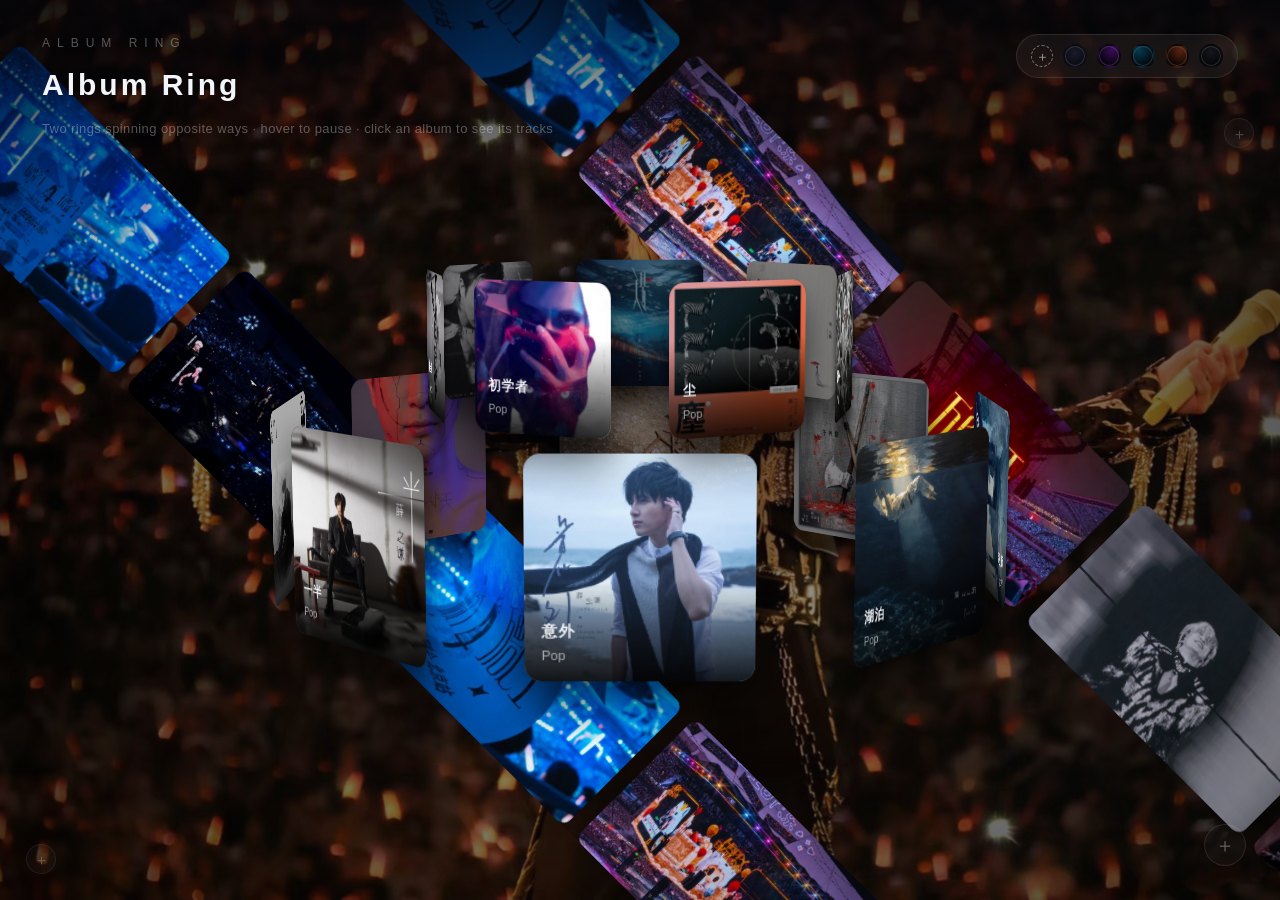
<file: index.html>
﻿<!DOCTYPE html>
<html lang="en">
<head>
  <meta charset="UTF-8">
  <meta name="viewport" content="width=device-width, initial-scale=1.0">
  <title>Album Ring · A Dual-Orbit 3D Record Wall</title>
  <meta name="description" content="A dependency-free 3D album wall: two counter-rotating record rings, diagonal image marquees, click-to-play tracks, and your own songs, covers and background — all in plain HTML, CSS and JavaScript.">
  <link rel="icon" href="images/icon.svg" type="image/svg+xml">
  <link rel="icon" href="images/favicon-32.png" sizes="32x32" type="image/png">
  <link rel="apple-touch-icon" href="images/apple-touch-icon.png">
  <link rel="manifest" href="manifest.webmanifest">
  <meta name="theme-color" content="#05060a">
  <link rel="stylesheet" href="css/album.css?v=202611111109">
</head>
<body>
  <!-- 背景双图层，切换时交叉淡入 -->
  <div class="bg-layer" id="bgA"></div>
  <div class="bg-layer is-on" id="bgB"></div>

  <header class="hud">
    <div class="brand">
      <p class="kicker">ALBUM RING</p>
      <h1>Album Ring</h1>
      <p class="hint">Two rings spinning opposite ways · hover to pause · click an album to see its tracks</p>
    </div>

    <div class="bg-switch" id="bgSwitch" role="group" aria-label="Change background">
      <label class="bg-upload" title="Upload your own background">
        <input type="file" id="bgFile" accept="image/*" hidden>
        <span aria-hidden="true">＋</span>
        <span class="sr-only">Upload a background image</span>
      </label>
    </div>
  </header>

  <!-- 斜向图片轮播：左下一列向上滚，右上一列向下滚，压在专辑环下面 -->
  <section class="marquees" aria-hidden="true">
    <div class="marquee marquee--top">
      <div class="marquee-track" id="marqueeTop"></div>
    </div>
    <div class="marquee marquee--bottom">
      <div class="marquee-track" id="marqueeBottom"></div>
    </div>
  </section>

  <button class="marquee-add marquee-add--left" type="button" aria-label="Add a banner" title="Add a banner">＋</button>
  <button class="marquee-add marquee-add--right" type="button" aria-label="Add a banner" title="Add a banner">＋</button>
  <input type="file" id="bannerFile" accept="image/*" hidden>

  <main class="stage">
    <div class="ring ring--outer" id="ringOuter" aria-label="Outer ring albums"></div>
    <div class="ring ring--inner" id="ringInner" aria-label="Inner ring albums"></div>
  </main>

  <!-- 专辑详情：正方形，背景是专辑封面本身，专辑名在左上角 -->
  <section class="album-view" id="albumView" hidden aria-hidden="true">
    <div class="view-backdrop" data-close></div>
    <div class="view-panel" role="dialog" aria-modal="true" aria-labelledby="viewTitle" tabindex="-1">
      <div class="view-bg" id="viewBg" aria-hidden="true"></div>
      <button class="view-close" id="viewClose" type="button" data-close aria-label="Close">✕</button>

      <div class="view-content">
        <h2 class="view-title" id="viewTitle"></h2>
        <p class="view-sub" id="viewSub"></p>
        <div class="view-actions">
          <button class="play-album" id="playAlbum" type="button">▶ Play album</button>
        </div>
        <ul class="track-list" id="trackList"></ul>
      </div>
    </div>
  </section>

  <!-- 底部播放器 -->
  <footer class="player" id="player" hidden>
    <img class="player-cover" id="playerCover" alt="">
    <div class="player-text">
      <p class="player-title" id="playerTitle">—</p>
      <p class="player-sub"><span id="playerSub"></span> <span class="player-tag" id="playerTag">Demo audio</span></p>
    </div>
    <div class="player-controls">
      <button class="ctrl" id="prevBtn" type="button" aria-label="Previous track">⏮</button>
      <button class="ctrl is-main" id="playBtn" type="button" aria-label="Play">▶</button>
      <button class="ctrl" id="nextBtn" type="button" aria-label="Next track">⏭</button>
    </div>
    <div class="player-progress">
      <div class="progress" id="progress" role="slider" aria-label="Playback progress" aria-valuemin="0" aria-valuemax="100" aria-valuenow="0" tabindex="0">
        <span id="progressFill"></span>
      </div>
      <div class="progress-time"><span id="curTime">0:00</span><span>/</span><span id="totalTime">0:00</span></div>
    </div>
  </footer>

  <!-- 新增专辑：平时是一颗小圆点，悬停展开成方形，内圈在上、外圈在下 -->
  <div class="fab" id="fab">
    <span class="fab-plus" aria-hidden="true">＋</span>
    <div class="fab-actions">
      <button class="fab-btn" type="button" data-ring="inner" title="New album in the inner ring">Inner</button>
      <button class="fab-btn" type="button" data-ring="outer" title="New album in the outer ring">Outer</button>
    </div>
  </div>

  <script src="js/albums.js?v=202611111109"></script>
  <script src="js/album.js?v=202611111109"></script>
</body>
</html>
</file>
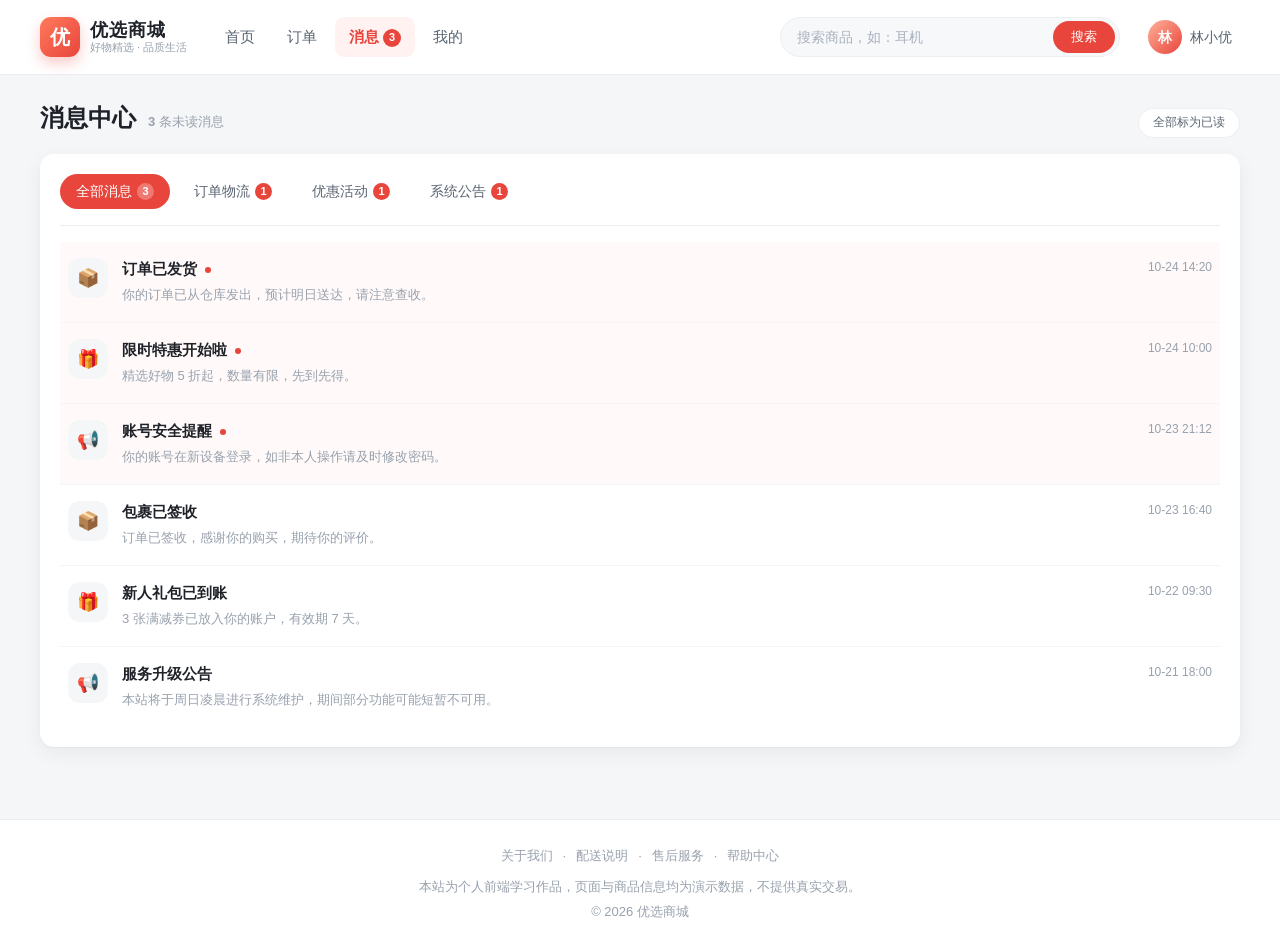
<file: messages.html>
<!DOCTYPE html>
<html lang="zh-CN">
<head>
  <meta charset="UTF-8">
  <meta name="viewport" content="width=device-width, initial-scale=1.0">
  <title>消息中心 - 优选商城</title>
  <link rel="icon" href="images/favicon.svg" type="image/svg+xml">
  <link rel="stylesheet" href="css/base.css">
  <link rel="stylesheet" href="css/pages.css">
</head>
<body>
  <header id="app-header"></header>

  <main class="container page">
    <div class="page-head">
      <h1>消息中心</h1>
      <p><b data-unread-count>0</b> 条未读消息</p>
      <button class="btn btn-ghost btn-sm" id="readAll" type="button">全部标为已读</button>
    </div>

    <section class="panel">
      <div class="tabs-bar" id="msgTabs"></div>
      <div class="msg-list" id="msgList"></div>
    </section>
  </main>

  <footer id="app-footer"></footer>

  <script src="js/data.js"></script>
  <script src="js/common.js"></script>
  <script src="js/messages.js"></script>
</body>
</html>
</file>
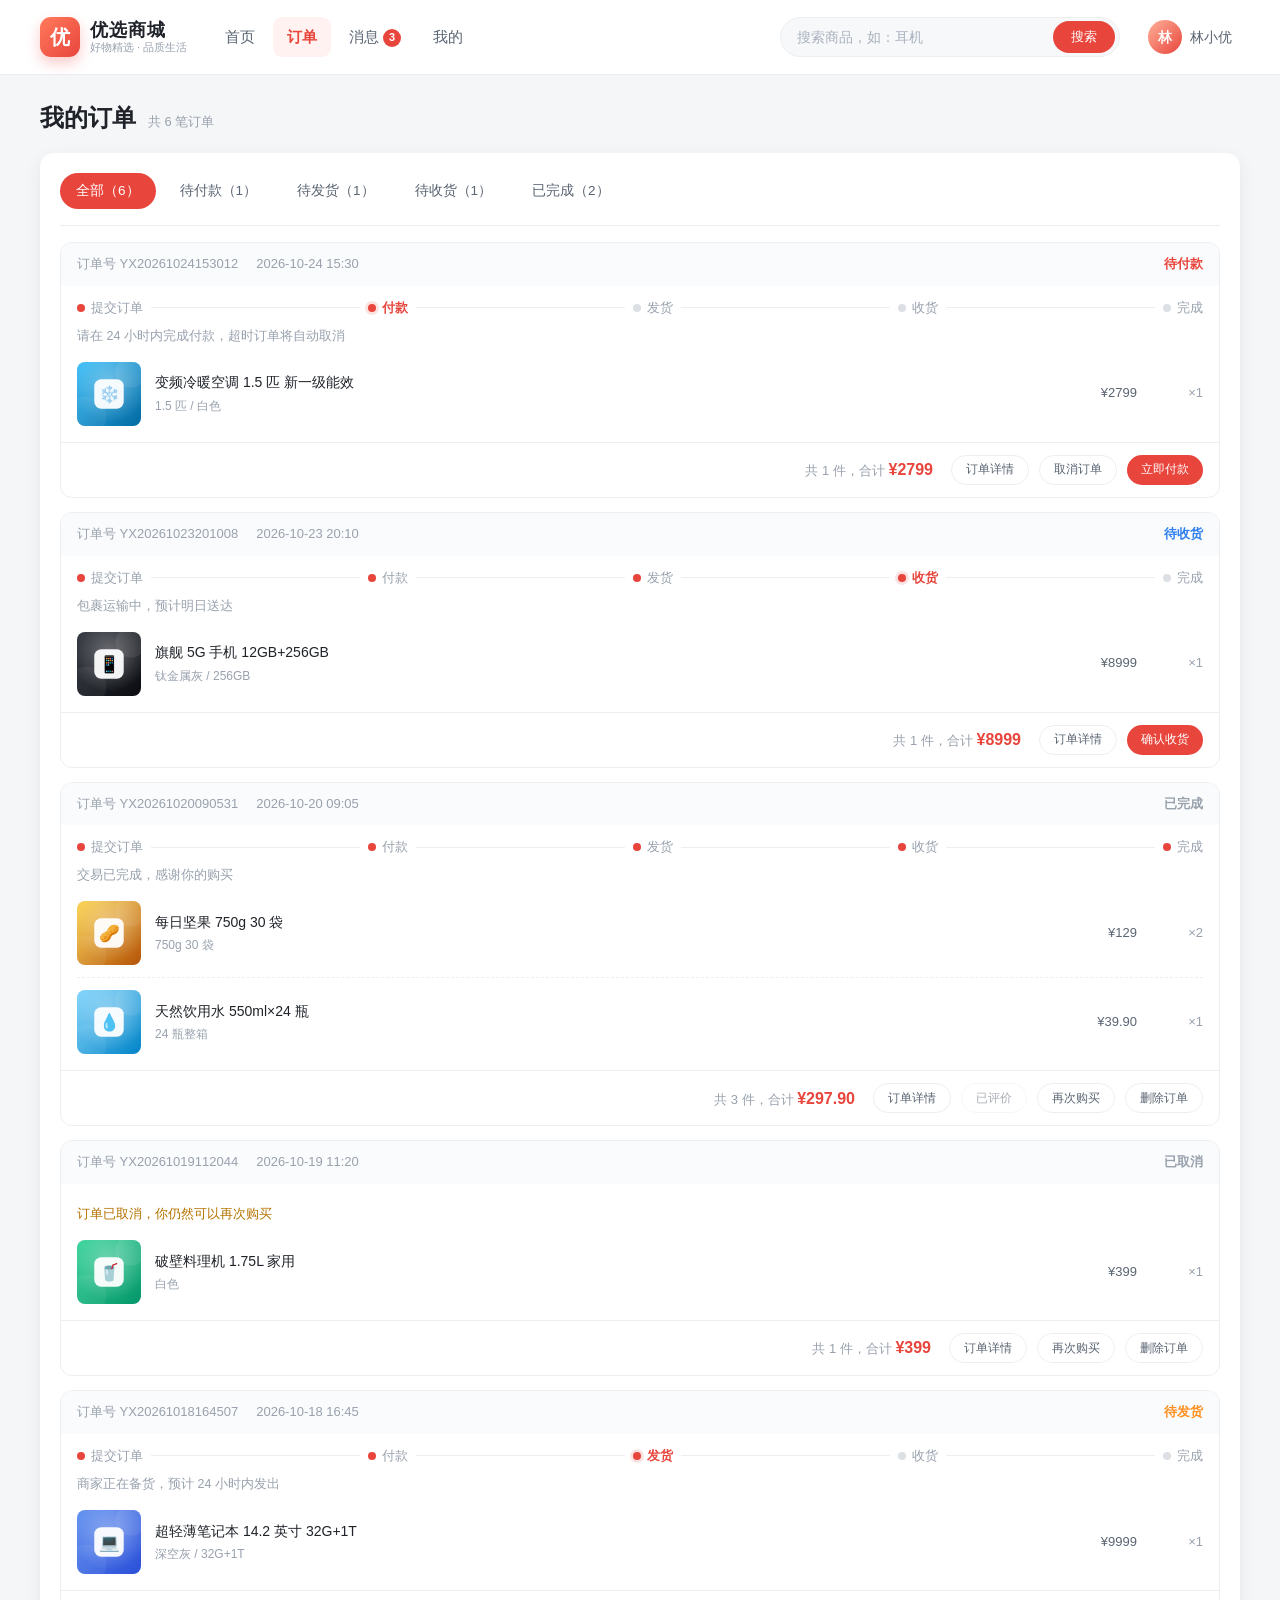
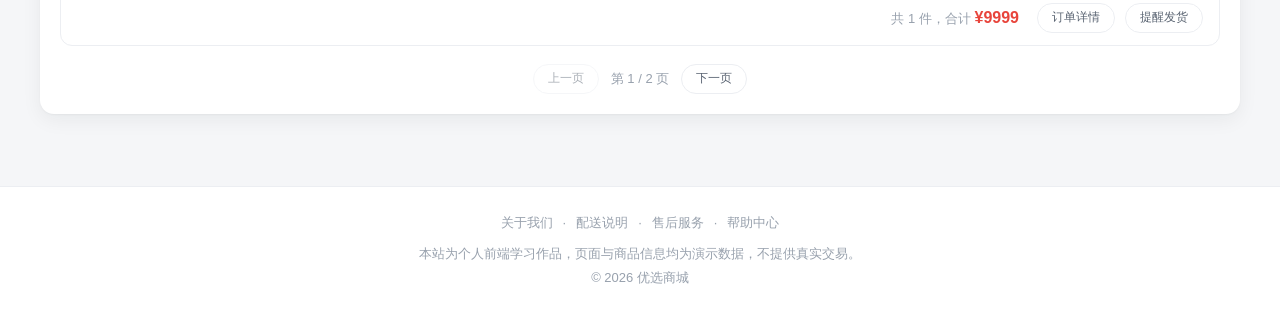
<file: orders.html>
<!DOCTYPE html>
<html lang="zh-CN">
<head>
  <meta charset="UTF-8">
  <meta name="viewport" content="width=device-width, initial-scale=1.0">
  <title>我的订单 - 优选商城</title>
  <link rel="icon" href="images/favicon.svg" type="image/svg+xml">
  <link rel="stylesheet" href="css/base.css">
  <link rel="stylesheet" href="css/pages.css">
</head>
<body>
  <header id="app-header"></header>

  <main class="container page">
    <div class="page-head">
      <h1>我的订单</h1>
      <p id="orderSummary">共 0 笔订单</p>
    </div>

    <section class="panel">
      <div class="tabs-bar" id="orderTabs"></div>
      <div class="order-list" id="orderList"></div>
      <div class="empty" id="orderEmpty" hidden></div>
      <div class="pager" id="pager" hidden></div>
    </section>
  </main>

  <footer id="app-footer"></footer>

  <script src="js/data.js"></script>
  <script src="js/common.js"></script>
  <script src="js/orders.js"></script>
</body>
</html>
</file>
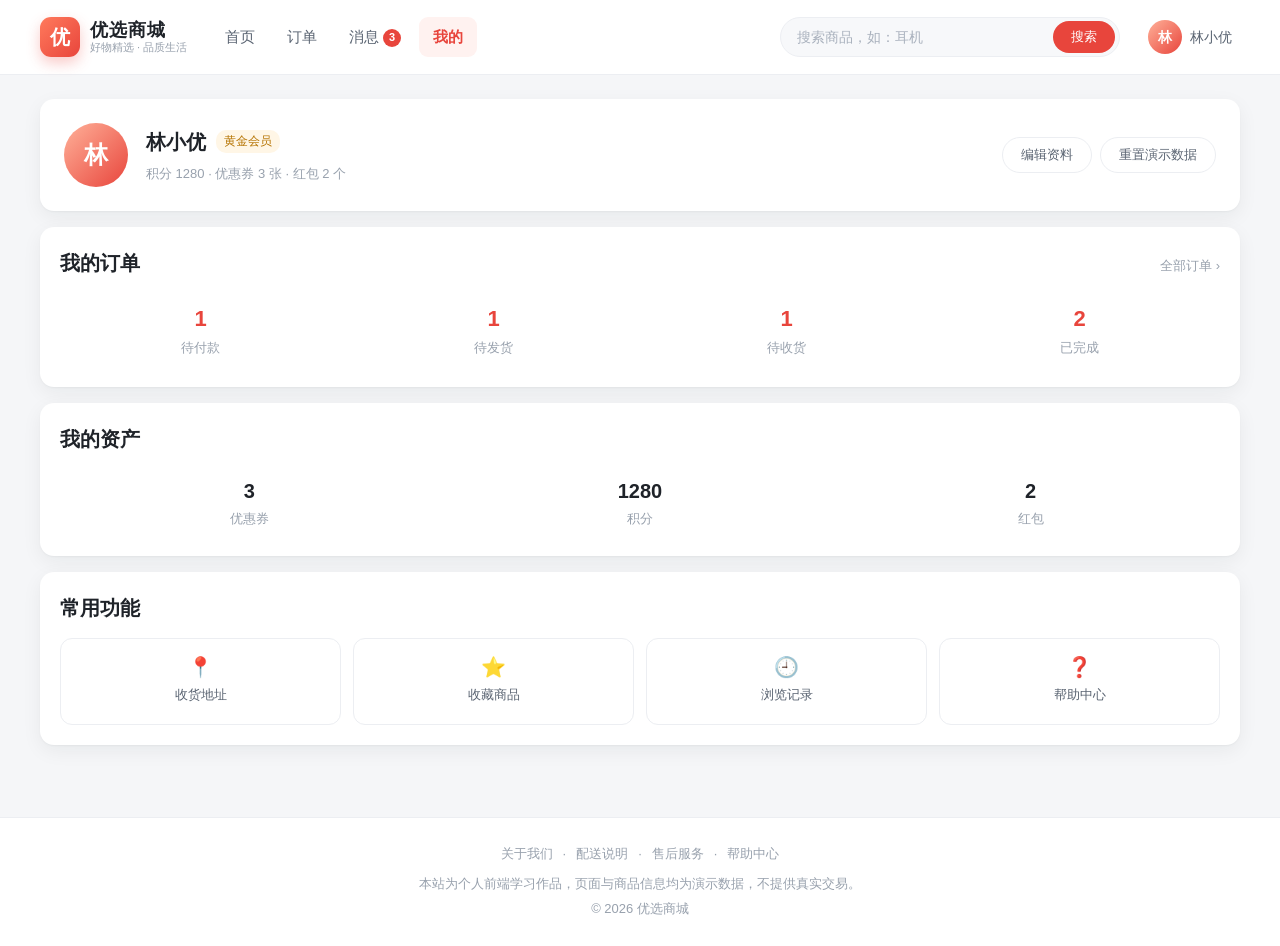
<file: profile.html>
<!DOCTYPE html>
<html lang="zh-CN">
<head>
  <meta charset="UTF-8">
  <meta name="viewport" content="width=device-width, initial-scale=1.0">
  <title>我的 - 优选商城</title>
  <link rel="icon" href="images/favicon.svg" type="image/svg+xml">
  <link rel="stylesheet" href="css/base.css">
  <link rel="stylesheet" href="css/pages.css">
</head>
<body>
  <header id="app-header"></header>

  <main class="container page">
    <section class="panel profile-hero" id="profileHero"></section>

    <section class="panel">
      <div class="section-head">
        <h2 class="section-title">我的订单</h2>
        <a class="section-more" href="orders.html">全部订单 ›</a>
      </div>
      <div class="stat-grid" id="statGrid"></div>
    </section>

    <section class="panel">
      <div class="section-head">
        <h2 class="section-title">我的资产</h2>
      </div>
      <div class="asset-grid" id="assetGrid"></div>
    </section>

    <section class="panel">
      <div class="section-head">
        <h2 class="section-title">常用功能</h2>
      </div>
      <div class="menu-grid" id="menuGrid"></div>
    </section>
  </main>

  <footer id="app-footer"></footer>

  <script src="js/data.js"></script>
  <script src="js/common.js"></script>
  <script src="js/profile.js"></script>
</body>
</html>
</file>
<file: css/album.css>
/* =========================================================
   album.css — 环绕专辑页
   背景层 / HUD / 书页式专辑堆 / 专辑详情 / 曲目 / 播放器
   ========================================================= */

:root {
  --accent: #ff4fa3;
  --ink: #f4f5f8;
  --muted: rgba(255, 255, 255, 0.55);
  --faint: rgba(255, 255, 255, 0.32);
  --line: rgba(255, 255, 255, 0.1);
  --panel: rgba(16, 18, 24, 0.86);
}

* { margin: 0; padding: 0; box-sizing: border-box; }

html, body { height: 100%; }

body {
  min-width: 960px;
  background: #05060a;
  color: var(--ink);
  font: 14px/1.6 "PingFang SC", "Microsoft YaHei", "Segoe UI", Arial, sans-serif;
  overflow: hidden;
  -webkit-font-smoothing: antialiased;
}

button { font: inherit; color: inherit; border: 0; background: none; cursor: pointer; }
img { display: block; max-width: 100%; }
[hidden] { display: none !important; }

:focus-visible { outline: 2px solid var(--accent); outline-offset: 3px; }

.sr-only {
  position: absolute;
  width: 1px;
  height: 1px;
  overflow: hidden;
  clip: rect(0 0 0 0);
  white-space: nowrap;
}

/* ---------------- 背景层（双图层交叉淡入） ---------------- */
.bg-layer {
  position: fixed;
  inset: 0;
  z-index: 0;
  background: radial-gradient(circle at 50% 35%, #1a1a2e 0%, #0b0b12 70%);
  opacity: 0;
  transition: opacity 0.6s ease;
  will-change: opacity;
}
.bg-layer.is-on { opacity: 1; }

/* 自定义照片背景压一层暗色，保证文字和封面看得清 */
.bg-layer::after {
  content: "";
  position: absolute;
  inset: 0;
  background: rgba(5, 6, 10, 0);
  transition: background-color 0.4s ease;
  pointer-events: none;
}
.bg-layer.is-photo::after { background: rgba(5, 6, 10, 0.45); }

/* 四周暗角，视线集中在专辑上 */
body::after {
  content: "";
  position: fixed;
  inset: 0;
  z-index: 5;
  pointer-events: none;
  background: radial-gradient(circle at 50% 45%, transparent 42%, rgba(0, 0, 0, 0.55) 100%);
}

/* ---------------- 顶部 HUD ---------------- */
.hud {
  position: fixed;
  top: 0;
  left: 0;
  right: 0;
  z-index: 20;
  display: flex;
  align-items: flex-start;
  justify-content: space-between;
  padding: 34px 42px;
  pointer-events: none;
}

/* 轮播变亮以后，顶部压一层很淡的渐变保证标题可读 */
.hud::before {
  content: "";
  position: absolute;
  inset: 0 0 -40px;
  z-index: -1;
  background: linear-gradient(180deg, rgba(4, 5, 9, 0.72) 0%, rgba(4, 5, 9, 0) 100%);
  pointer-events: none;
}
.hud > * { pointer-events: auto; }

.kicker {
  color: var(--faint);
  font-size: 12px;
  letter-spacing: 7px;
}
.brand h1 {
  margin-top: 8px;
  font-size: 30px;
  font-weight: 700;
  letter-spacing: 3px;
}
.brand .hint {
  margin-top: 10px;
  color: var(--faint);
  font-size: 13px;
  letter-spacing: 0.4px;
}

.bg-switch {
  display: flex;
  align-items: center;
  gap: 10px;
  padding: 9px 14px;
  border: 1px solid var(--line);
  border-radius: 999px;
  background: rgba(255, 255, 255, 0.05);
  backdrop-filter: blur(12px);
}
.bg-dot {
  width: 24px;
  height: 24px;
  border: 2px solid transparent;
  border-radius: 50%;
  box-shadow: inset 0 0 0 1px rgba(255, 255, 255, 0.14);
  transition: transform 0.2s, border-color 0.2s;
}
.bg-dot:hover { transform: scale(1.15); }
.bg-dot.is-active { border-color: #fff; }
.bg-upload {
  display: inline-flex;
  align-items: center;
  justify-content: center;
  width: 22px;
  height: 22px;
  border: 1px dashed rgba(255, 255, 255, 0.4);
  border-radius: 50%;
  color: rgba(255, 255, 255, 0.6);
  font-size: 13px;
  line-height: 1;
  cursor: pointer;
  transition: border-color 0.2s, color 0.2s;
}
.bg-upload:hover { border-color: #fff; color: #fff; }

/* ---------------- 斜向图片轮播（在专辑环下面、背景上面） ---------------- */
.marquees {
  position: fixed;
  inset: 0;
  z-index: 4;
  overflow: hidden;
  pointer-events: none;
}

/* 两条平行斜带：绕 45° 后横贯屏幕，一条在上半、一条在下半，中间留空隙 */
.marquee {
  position: absolute;
  left: 50%;
  width: 200vmax;
  height: 170px;
  margin-left: -100vmax;
  overflow: hidden;
  pointer-events: none;
  transform: rotate(45deg);
  -webkit-mask-image: linear-gradient(90deg, transparent 0%, #000 7%, #000 93%, transparent 100%);
  mask-image: linear-gradient(90deg, transparent 0%, #000 7%, #000 93%, transparent 100%);
}

.marquee--top { top: calc(13% - 85px); }
.marquee--bottom { top: calc(87% - 85px); }

/* 上面的带：内容往东南（右下）走；下面的带：内容往西北（左上）走 */
.marquee--top .marquee-track { animation: marquee-se 64s linear infinite; }
.marquee--bottom .marquee-track { animation: marquee-nw 52s linear infinite; }

.marquee-track {
  display: flex;
  align-items: center;
  gap: 0;
  height: 100%;
  will-change: transform;
}
.marquee:hover .marquee-track { animation-play-state: paused; }

/* --loop 由脚本按重复份数写入，保证无缝衔接 */
@keyframes marquee-se {
  from { transform: translateX(calc(-1 * var(--loop, 0px))); }
  to { transform: translateX(0); }
}
@keyframes marquee-nw {
  from { transform: translateX(0); }
  to { transform: translateX(calc(-1 * var(--loop, 0px))); }
}

/* 16:9 的图片条；间距用 margin 而不是 flex gap，
   这样每张的占位宽度固定，整条宽度正好是「一份内容」的整数倍，循环才不会跳 */
.marquee-item {
  position: relative;
  pointer-events: auto;
  height: 100%;
  aspect-ratio: 16 / 9;
  flex: 0 0 auto;
  margin-right: 16px;
  overflow: hidden;
  border-radius: 10px;
  background: rgba(10, 12, 18, 0.6);
  box-shadow: 0 14px 30px rgba(0, 0, 0, 0.45);
  opacity: 1;
  transition: opacity 0.3s;
}
.marquee-item img {
  width: 100%;
  height: 100%;
  object-fit: cover;
  user-select: none;
  -webkit-user-drag: none;
}

/* 单张的删除：悬停才出现 */
.marquee-remove {
  position: absolute;
  top: 4px;
  right: 4px;
  display: grid;
  place-items: center;
  width: 18px;
  height: 18px;
  border-radius: 50%;
  background: rgba(8, 9, 13, 0.7);
  color: rgba(255, 255, 255, 0.75);
  font-size: 10px;
  line-height: 1;
  opacity: 0;
  pointer-events: none;
  transition: opacity 0.2s, background-color 0.2s;
}
.marquee-item:hover .marquee-remove { opacity: 1; pointer-events: auto; }
.marquee-remove:hover { background: rgba(232, 69, 60, 0.9); color: #fff; }

/* 每列一个低调的“＋”，点它从电脑里加图 */
.marquee-add {
  position: fixed;
  z-index: 50;
  display: grid;
  place-items: center;
  width: 30px;
  height: 30px;
  border: 1px solid rgba(255, 255, 255, 0.14);
  border-radius: 50%;
  background: rgba(255, 255, 255, 0.05);
  color: rgba(255, 255, 255, 0.5);
  font-size: 15px;
  line-height: 1;
  opacity: 0.5;
  pointer-events: auto;
  transition: opacity 0.2s, background-color 0.2s, color 0.2s;
}
.marquee-add:hover { opacity: 1; background: rgba(255, 255, 255, 0.1); color: #fff; }
.marquee-add--left { left: 26px; bottom: 26px; }
.marquee-add--right { right: 26px; top: 118px; }

/* ---------------- 舞台 ---------------- */
.stage {
  position: relative;
  z-index: 10;
  pointer-events: none; /* 让点击穿透到下方轮播层，只有封面响应 */
  display: grid;
  place-items: center;
  height: 100vh;
  perspective: 1900px;
  perspective-origin: 50% 48%;
}

/* 双层专辑环：外圈正向、内圈反向，各自独立旋转；小圈在上、大圈在下，约五分之一重叠 */
.ring {
  --radius: 430px;
  --card: 200px;
  --shift: 0px;
  grid-area: 1 / 1;
  position: relative;
  width: 0;
  height: 0;
  transform-style: preserve-3d;
  transform: translateY(var(--shift, 0px)) rotateX(-8deg);
  will-change: transform;
}

.ring--outer {
  --shift: 45px;
  animation: ring-spin 62s linear infinite;
}

.ring--inner {
  --shift: -110px;
  animation: ring-spin 46s linear infinite reverse;
}

@keyframes ring-spin {
  from { transform: translateY(var(--shift, 0px)) rotateX(-8deg) rotateY(0deg); }
  to { transform: translateY(var(--shift, 0px)) rotateX(-8deg) rotateY(360deg); }
}

/* 悬停某张专辑时只暂停它所在的那一圈；打开详情时两圈都停 */
.ring.is-paused { animation-play-state: paused; }

.album {
  pointer-events: auto;
  position: absolute;
  top: 0;
  left: 0;
  width: var(--card);
  height: var(--card);
  margin: calc(var(--card) / -2) 0 0 calc(var(--card) / -2);
  padding: 0;
  border-radius: 14px;
  background: #0b0d14;
  box-shadow: 0 18px 40px rgba(0, 0, 0, 0.65);
  transform:
    rotateY(var(--angle)) translateZ(var(--radius)) scale(var(--scale, 1));
  transition: transform 0.35s cubic-bezier(0.22, 0.61, 0.36, 1), box-shadow 0.35s, opacity 0.4s ease;
  backface-visibility: visible;
  will-change: transform;
}

/* 以左侧边为轴的一层：悬停时像掀开一页，绕内侧边翻开 */
.album-inner {
  position: absolute;
  inset: 0;
  display: block;
  overflow: hidden;
  border-radius: inherit;
  transform-origin: left center;
  box-shadow: inset 0 0 0 1px rgba(255, 255, 255, 0.06);
  transition: transform 0.4s cubic-bezier(0.22, 0.61, 0.36, 1);
}
.album:hover .album-inner {
  transform: scale(1.1) rotateY(-12deg);
}

/* 转到背面的专辑：始终不透明，只盖一层暗色，不做半透明处理 */
.album.is-back .album-meta { opacity: 0; }
.album.is-back .album-inner { transform: none; }

.album-inner::after {
  content: "";
  position: absolute;
  inset: 0;
  z-index: 3;
  background: #05060a;
  opacity: 0;
  pointer-events: none;
  transition: opacity 0.3s ease;
}
.album.is-back .album-inner::after { opacity: 0.45; }

.album img {
  width: 100%;
  height: 100%;
  object-fit: cover;
  user-select: none;
  -webkit-user-drag: none;
}

.album-meta {
  position: absolute;
  right: 0;
  bottom: 0;
  left: 0;
  display: flex;
  flex-direction: column;
  gap: 2px;
  padding: 36px 14px 12px;
  background: linear-gradient(transparent, rgba(0, 0, 0, 0.85));
  text-align: left;
  transition: opacity 0.3s;
}
.album-meta strong { font-size: 13px; letter-spacing: 1px; }
.album-meta em { color: rgba(255, 255, 255, 0.62); font-size: 11px; font-style: normal; }

/* ---------------- 增删专辑 / 曲目的低调入口 ---------------- */
/* 新增专辑：平时是小圆点，悬停展开成圆角方形，里面是内外圈两个按钮 */
.fab {
  position: fixed;
  right: 34px;
  bottom: 34px;
  z-index: 45;
  display: grid;
  place-items: center;
  width: 42px;
  height: 42px;
  overflow: hidden;
  border: 1px solid rgba(255, 255, 255, 0.16);
  border-radius: 50%;
  background: rgba(255, 255, 255, 0.05);
  color: rgba(255, 255, 255, 0.55);
  opacity: 0.6;
  transition:
    width 0.28s cubic-bezier(0.22, 0.61, 0.36, 1),
    height 0.28s cubic-bezier(0.22, 0.61, 0.36, 1),
    border-radius 0.28s cubic-bezier(0.22, 0.61, 0.36, 1),
    opacity 0.2s,
    background-color 0.25s,
    border-color 0.25s;
}
.fab-plus {
  font-size: 20px;
  line-height: 1;
  transition: opacity 0.15s;
}
.fab-actions {
  position: absolute;
  inset: 0;
  display: flex;
  flex-direction: column;
  opacity: 0;
  pointer-events: none;
  transition: opacity 0.2s ease 0.04s;
}
/* 展开状态：桌面靠 hover，触屏靠 JS 切换 .is-open */
.fab.is-open {
  width: 132px;
  height: 132px;
  border-radius: 26px;
  opacity: 1;
  background: rgba(14, 16, 22, 0.92);
  border-color: rgba(255, 255, 255, 0.2);
  backdrop-filter: blur(14px);
}
.fab.is-open .fab-plus { opacity: 0; }
.fab.is-open .fab-actions {
  opacity: 1;
  pointer-events: auto;
}

@media (hover: hover) {
  .fab:hover,
  .fab:focus-within {
    width: 132px;
    height: 132px;
    border-radius: 26px;
    opacity: 1;
    background: rgba(14, 16, 22, 0.92);
    border-color: rgba(255, 255, 255, 0.2);
    backdrop-filter: blur(14px);
  }
  .fab:hover .fab-plus,
  .fab:focus-within .fab-plus { opacity: 0; }
  .fab:hover .fab-actions,
  .fab:focus-within .fab-actions {
    opacity: 1;
    pointer-events: auto;
  }
}

/* 两个长方形：内圈在上、外圈在下，各占一半，把方形填满 */
.fab-btn {
  flex: 1 1 50%;
  width: 100%;
  border-radius: 0;
  background: rgba(255, 255, 255, 0.06);
  color: rgba(255, 255, 255, 0.86);
  font-size: 13px;
  letter-spacing: 2px;
  transition: background-color 0.2s, color 0.2s;
}
.fab-btn + .fab-btn { border-top: 1px solid rgba(255, 255, 255, 0.12); }
.fab-btn:hover {
  background: var(--accent);
  color: #12040b;
}

/* 专辑右上角的删除：悬停才浮现 */
.album-remove {
  position: absolute;
  top: -4px;
  right: -4px;
  z-index: 3;
  display: grid;
  place-items: center;
  /* 跟着卡片缩放，并且贴在角上，避免小卡片时盖住封面中心（挡住点击） */
  width: clamp(15px, 30%, 22px);
  height: auto;
  aspect-ratio: 1;
  border-radius: 50%;
  background: rgba(10, 10, 14, 0.72);
  color: rgba(255, 255, 255, 0.72);
  font-size: 10px;
  line-height: 1;
  opacity: 0;
  transform: scale(0.9);
  transition: opacity 0.2s, transform 0.2s, background-color 0.2s;
}
.album:hover .album-remove { opacity: 0.85; transform: none; }
.album-remove:hover { background: rgba(232, 69, 60, 0.9); color: #fff; opacity: 1; }

/* 曲目行：悬停出现删除按钮 */
.track-item { position: relative; }
.track { padding-right: 34px; }
.track-remove {
  position: absolute;
  top: 50%;
  right: 6px;
  z-index: 2;
  display: grid;
  place-items: center;
  width: 22px;
  height: 22px;
  border-radius: 50%;
  color: rgba(255, 255, 255, 0.45);
  font-size: 11px;
  line-height: 1;
  opacity: 0;
  transform: translateY(-50%) scale(0.9);
  transition: opacity 0.2s, transform 0.2s, background-color 0.2s, color 0.2s;
}
.track-item:hover .track-remove { opacity: 0.75; transform: translateY(-50%); }
.track-remove:hover { background: rgba(232, 69, 60, 0.25); color: #fff; opacity: 1; }

/* 列表末尾的“添加歌曲” */
.track-add {
  width: 100%;
  margin-top: 4px;
  padding: 10px 12px;
  border-radius: 10px;
  color: rgba(255, 255, 255, 0.72);
  font-size: 13px;
  text-align: left;
  text-shadow: 0 1px 10px rgba(0, 0, 0, 0.85);
  transition: color 0.2s, background-color 0.2s;
}
.track-add:hover { color: #fff; background: rgba(8, 9, 13, 0.55); }
.track-empty {
  padding: 10px 12px;
  color: rgba(255, 255, 255, 0.7);
  font-size: 13px;
  text-shadow: 0 1px 10px rgba(0, 0, 0, 0.85);
}

/* 轻提示 */
.toast {
  position: fixed;
  left: 50%;
  bottom: 108px;
  z-index: 200;
  transform: translate(-50%, 10px);
  padding: 8px 16px;
  border: 1px solid var(--line);
  border-radius: 16px;
  background: rgba(20, 22, 28, 0.94);
  color: rgba(255, 255, 255, 0.86);
  font-size: 12.5px;
  opacity: 0;
  pointer-events: none;
  transition: opacity 0.25s, transform 0.25s;
}
.toast.is-on { opacity: 1; transform: translate(-50%, 0); }

/* 小弹窗（新增专辑 / 新增歌曲 / 删除确认） */
.mini-modal {
  position: fixed;
  inset: 0;
  z-index: 120;
  display: grid;
  place-items: center;
}
.mini-mask {
  position: absolute;
  inset: 0;
  background: rgba(4, 5, 9, 0.66);
  backdrop-filter: blur(8px);
}
.mini-panel {
  position: relative;
  z-index: 1;
  width: 420px;
  padding: 26px;
  border: 1px solid rgba(255, 255, 255, 0.08);
  border-radius: 18px;
  background: linear-gradient(160deg, rgba(30, 32, 42, 0.96), rgba(11, 12, 17, 0.98));
  box-shadow: 0 40px 90px rgba(0, 0, 0, 0.6);
}
.mini-panel h3 { font-size: 17px; font-weight: 700; }
.mini-text { margin-top: 8px; color: rgba(255, 255, 255, 0.55); font-size: 13px; line-height: 1.7; }
.mini-field { display: flex; flex-direction: column; gap: 6px; margin-top: 16px; }
.mini-field > span { color: rgba(255, 255, 255, 0.5); font-size: 12px; }
.mini-field input {
  height: 38px;
  padding: 0 12px;
  border: 1px solid var(--line);
  border-radius: 9px;
  outline: none;
  background: rgba(255, 255, 255, 0.04);
  color: #fff;
  font: inherit;
  font-size: 13px;
}
.mini-field input:focus { border-color: rgba(255, 255, 255, 0.3); }
.mini-field input[type="file"] {
  height: auto;
  padding: 9px 10px;
  color: rgba(255, 255, 255, 0.55);
  font-size: 12px;
}
.cover-hint { color: rgba(255, 255, 255, 0.32); font-size: 12px; }
.mini-actions { display: flex; align-items: center; justify-content: flex-end; gap: 10px; margin-top: 22px; }

/* 导出 / 导入 / 恢复默认：做成很淡的小字链接，不抢眼 */
.mini-links { display: flex; align-items: center; gap: 2px; margin-right: auto; }
.mini-link {
  padding: 3px 6px;
  border-radius: 6px;
  color: rgba(255, 255, 255, 0.3);
  font-size: 11.5px;
  transition: color 0.2s, background-color 0.2s;
}
.mini-link:hover { color: rgba(255, 255, 255, 0.82); background: rgba(255, 255, 255, 0.06); }
.mini-btn {
  height: 34px;
  padding: 0 16px;
  border-radius: 17px;
  font-size: 13px;
}
.mini-btn.ghost { border: 1px solid var(--line); color: rgba(255, 255, 255, 0.62); }
.mini-btn.ghost:hover { border-color: rgba(255, 255, 255, 0.3); color: #fff; }
.mini-btn.primary { background: var(--accent); color: #12040b; font-weight: 600; }
.mini-btn.primary:hover { filter: brightness(1.08); }
.mini-btn.danger { background: #cf352b; color: #fff; }
.mini-btn.danger:hover { background: #b52c23; }

/* ---------------- 专辑详情 ---------------- */
.album-view {
  position: fixed;
  inset: 0;
  z-index: 60;
  display: grid;
  place-items: center;
  opacity: 0;
  transition: opacity 0.32s ease;
}
.album-view.is-open { opacity: 1; }

.view-backdrop {
  position: absolute;
  inset: 0;
  background: rgba(4, 5, 9, 0.72);
  backdrop-filter: blur(12px);
}

.view-panel {
  position: relative;
  z-index: 1;
  display: flex;
  flex-direction: column;
  width: min(660px, 78vmin);
  aspect-ratio: 1 / 1;
  overflow: hidden;
  border: 1px solid rgba(255, 255, 255, 0.12);
  border-radius: 24px;
  background: #0c0d12;
  box-shadow: 0 44px 110px rgba(0, 0, 0, 0.72);
}
.view-panel:focus { outline: none; }

/* 背景就是专辑封面本身，不加任何遮罩，原图全透明地铺满 */
.view-bg {
  position: absolute;
  inset: 0;
  background: #0c0d12 center / cover no-repeat;
  pointer-events: none;
}

.view-close {
  position: absolute;
  top: 16px;
  right: 16px;
  z-index: 3;
  display: grid;
  place-items: center;
  width: 34px;
  height: 34px;
  border-radius: 50%;
  background: rgba(0, 0, 0, 0.42);
  backdrop-filter: blur(8px);
  color: rgba(255, 255, 255, 0.85);
  font-size: 15px;
  transition: background-color 0.2s, color 0.2s;
}
.view-close:hover { background: rgba(0, 0, 0, 0.62); color: #fff; }

.view-content {
  position: relative;
  z-index: 2;
  display: flex;
  flex-direction: column;
  height: 100%;
  min-height: 0;
  padding: 32px 34px 24px;
}

.view-title {
  font-size: 32px;
  font-weight: 700;
  letter-spacing: 1px;
  line-height: 1.2;
  text-shadow: 0 2px 18px rgba(0, 0, 0, 0.85), 0 1px 3px rgba(0, 0, 0, 0.7);
}
.view-sub {
  margin-top: 8px;
  color: rgba(255, 255, 255, 0.82);
  font-size: 13px;
  text-shadow: 0 1px 10px rgba(0, 0, 0, 0.85);
}
.view-actions { display: flex; align-items: center; gap: 12px; margin: 18px 0 2px; }
.play-album {
  display: inline-flex;
  align-items: center;
  gap: 8px;
  height: 38px;
  padding: 0 20px;
  border-radius: 19px;
  background: var(--accent);
  color: #12040b;
  font-size: 13px;
  font-weight: 600;
  transition: transform 0.12s, filter 0.2s;
}
.play-album:hover { filter: brightness(1.08); }
.play-album:active { transform: translateY(1px); }

/* ---------------- 曲目列表 ---------------- */
.track-list {
  display: flex;
  flex: 1;
  flex-direction: column;
  gap: 2px;
  min-height: 0;
  margin-top: 14px;
  padding-right: 4px;
  overflow-y: auto;
  overscroll-behavior: contain;
  list-style: none;
  scrollbar-width: thin;
  scrollbar-color: rgba(255, 255, 255, 0.18) transparent;
}
.track-list::-webkit-scrollbar { width: 6px; }
.track-list::-webkit-scrollbar-thumb {
  border-radius: 3px;
  background: rgba(255, 255, 255, 0.18);
}
.track {
  display: grid;
  grid-template-columns: 30px minmax(0, 1fr) 18px 44px;
  align-items: center;
  gap: 10px;
  width: 100%;
  padding: 9px 12px;
  border-radius: 10px;
  background: transparent;
  color: rgba(255, 255, 255, 0.92);
  text-align: left;
  text-shadow: 0 1px 10px rgba(0, 0, 0, 0.7), 0 0 2px rgba(0, 0, 0, 0.55);
  transition: background-color 0.18s, color 0.18s;
}
/* 只有鼠标移到这一行时才出现底色，平时干干净净贴在封面上 */
.track:hover { background: rgba(8, 9, 13, 0.62); color: #fff; }
.track-index { color: rgba(255, 255, 255, 0.6); font-size: 12px; font-variant-numeric: tabular-nums; }
.track-name { overflow: hidden; font-size: 14px; text-overflow: ellipsis; white-space: nowrap; }
.track-time { color: rgba(255, 255, 255, 0.6); font-size: 12px; text-align: right; font-variant-numeric: tabular-nums; }

.track-eq { display: none; align-items: flex-end; gap: 2px; height: 14px; }
.track-eq i {
  width: 3px;
  height: 4px;
  border-radius: 2px;
  background: var(--accent);
  animation: eq 0.9s ease-in-out infinite;
}
.track-eq i:nth-child(2) { animation-delay: 0.15s; }
.track-eq i:nth-child(3) { animation-delay: 0.3s; }
@keyframes eq {
  0%, 100% { height: 4px; }
  50% { height: 14px; }
}
.track.is-current { background: transparent; color: #fff; }
.track.is-current:hover { background: rgba(8, 9, 13, 0.62); }
.track.is-current .track-index { color: var(--accent); }
.track.is-current .track-eq { display: inline-flex; }
.track.is-paused .track-eq i { animation-play-state: paused; }

/* ---------------- 播放器 ---------------- */
.player {
  position: fixed;
  bottom: 26px;
  left: 50%;
  z-index: 80;
  display: flex;
  align-items: center;
  gap: 16px;
  width: min(900px, calc(100vw - 96px));
  padding: 12px 18px;
  border: 1px solid var(--line);
  border-radius: 18px;
  background: var(--panel);
  backdrop-filter: blur(16px);
  box-shadow: 0 24px 60px rgba(0, 0, 0, 0.55);
  transform: translate(-50%, 12px);
  opacity: 0;
  transition: opacity 0.3s, transform 0.3s;
}
.player.is-on { opacity: 1; transform: translate(-50%, 0); }

.player-cover {
  width: 46px;
  height: 46px;
  border-radius: 10px;
  object-fit: cover;
  background: #0b0d14;
}
.player-text { width: 170px; min-width: 0; }
.player-title {
  overflow: hidden;
  font-size: 13.5px;
  font-weight: 600;
  text-overflow: ellipsis;
  white-space: nowrap;
}
.player-sub {
  overflow: hidden;
  margin-top: 2px;
  color: var(--faint);
  font-size: 11.5px;
  text-overflow: ellipsis;
  white-space: nowrap;
}

.player-controls { display: flex; align-items: center; gap: 6px; }
.ctrl {
  display: grid;
  place-items: center;
  width: 32px;
  height: 32px;
  border-radius: 50%;
  color: var(--muted);
  font-size: 13px;
  transition: background-color 0.18s, color 0.18s;
}
.ctrl:hover { background: rgba(255, 255, 255, 0.08); color: #fff; }
.ctrl.is-main {
  width: 38px;
  height: 38px;
  background: var(--accent);
  color: #12040b;
  font-size: 14px;
}
.ctrl.is-main:hover { filter: brightness(1.08); background: var(--accent); color: #12040b; }

.player-progress { display: flex; flex: 1; align-items: center; gap: 10px; min-width: 120px; }
.progress {
  position: relative;
  flex: 1;
  height: 4px;
  border-radius: 2px;
  background: rgba(255, 255, 255, 0.14);
  cursor: pointer;
}
.progress::after {
  content: "";
  position: absolute;
  inset: -8px 0;
}
.progress > span {
  position: absolute;
  top: 0;
  bottom: 0;
  left: 0;
  width: 0;
  border-radius: 2px;
  background: var(--accent);
}
.progress-time {
  display: flex;
  gap: 6px;
  color: var(--faint);
  font-size: 11px;
  font-variant-numeric: tabular-nums;
  white-space: nowrap;
}
.player-tag {
  display: none;
  padding: 1px 6px;
  border-radius: 4px;
  background: rgba(255, 255, 255, 0.08);
  color: var(--faint);
  font-size: 10px;
}
.player-tag.is-on { display: inline-block; }

/* ---------------- 响应式（桌面优先，窄屏只做缩放） ---------------- */
@media (max-width: 1180px) {
  .view-content { padding: 26px 26px 20px; }
  .view-title { font-size: 26px; }
  .player-text { width: 140px; }
}

/* ---------------- 手机（竖屏） ---------------- */
@media (max-width: 760px) {
  body {
    min-width: 0;
  }

  .stage {
    height: 100vh;
    height: 100dvh;
    perspective: 1200px;
  }

  /* 顶部信息收紧，避免和背景切换按钮挤在一起 */
  .hud { padding: 16px 16px 0; }
  .kicker { font-size: 10px; letter-spacing: 4px; }
  .brand h1 { margin-top: 4px; font-size: 22px; letter-spacing: 2px; }
  .brand .hint { display: none; }
  .bg-switch { gap: 7px; padding: 6px 9px; }
  .bg-dot { width: 20px; height: 20px; }
  .bg-upload { width: 20px; height: 20px; font-size: 12px; }

  /* 两圈错位收窄，避免超出屏幕 */
  .ring--outer { --shift: 26px; }
  .ring--inner { --shift: -43px; }

  /* 轮播条变矮，贴住上下边缘 */
  .marquee { height: 92px; }
  .marquee--top { top: calc(11% - 46px); }
  .marquee--bottom { top: calc(89% - 46px); }
  .marquee-item { margin-right: 10px; border-radius: 8px; }
  .marquee-add { width: 26px; height: 26px; font-size: 13px; }
  .marquee-add--left { left: 14px; bottom: 14px; }
  .marquee-add--right { right: 14px; top: 74px; }

  /* 详情：方形卡片占满宽度 */
  .view-panel {
    width: min(94vw, 88vmin);
    border-radius: 20px;
  }
  .view-content { padding: 20px 18px 16px; }
  .view-title { font-size: 23px; }
  .view-sub { margin-top: 6px; font-size: 12px; }
  .view-actions { margin: 12px 0 2px; }
  .play-album { height: 34px; padding: 0 16px; font-size: 12px; }
  .view-close { top: 12px; right: 12px; width: 30px; height: 30px; font-size: 13px; }

  /* 小卡片上文字更紧凑，避免标题被裁掉 */
  .album-meta { padding: 18px 8px 7px; }
  .album-meta strong { font-size: 10px; letter-spacing: 0.5px; }
  .album-meta em { display: none; }
  .track-list { margin-top: 10px; }
  .track { grid-template-columns: 24px minmax(0, 1fr) 16px 40px; gap: 8px; padding: 8px 10px; }
  .track-name { font-size: 13px; }
  .track-index, .track-time { font-size: 11px; }

  /* 播放器改成两行：第一行封面+信息+控制，第二行进条 */
  .player {
    bottom: 10px;
    flex-wrap: wrap;
    gap: 8px 10px;
    width: calc(100vw - 20px);
    padding: 10px 12px;
    border-radius: 16px;
  }
  .player-cover { width: 38px; height: 38px; border-radius: 8px; }
  .player-text { flex: 1 1 0; width: auto; min-width: 0; }
  .player-controls { order: 3; }
  .ctrl { width: 30px; height: 30px; }
  .ctrl.is-main { width: 34px; height: 34px; }
  .player-progress { order: 4; flex: 1 0 100%; min-width: 0; }
  .progress-time { font-size: 10px; }

  /* 新增按钮上移，避开播放器 */
  .fab { right: 16px; bottom: 96px; }
  .fab.is-open,
  .fab:hover,
  .fab:focus-within {
    width: 112px;
    height: 112px;
    border-radius: 22px;
  }
  .fab-btn { font-size: 12px; letter-spacing: 1px; }
}

/* 触屏没有 hover：删除按钮不再依赖悬停 */
@media (hover: none) {
  .album-remove { opacity: 0.7; transform: none; }
  .track-remove { opacity: 0.6; transform: translateY(-50%); }
  .marquee-remove { opacity: 0.85; pointer-events: auto; }
  .marquee-item { opacity: 1; }
}

@media (prefers-reduced-motion: reduce) {
  *, *::before, *::after {
    animation-duration: 0.01ms !important;
    animation-iteration-count: 1 !important;
    transition-duration: 0.01ms !important;
  }
  /* 环形仍保持旋转，但放慢到 1/4；否则会被压成 0.01ms 变成闪烁 */
  .ring { animation-duration: 205.6s !important; }
}
</file>
<file: css/base.css>
/* =========================================================
   base.css — 全站基础样式（仅面向电脑端，固定 1200 栅格）
   变量 / 重置 / 头部 / 搜索 / 导航 / 页脚 / 通用组件 / 弹层
   ========================================================= */

:root {
  --brand: #e8453c;
  --brand-dark: #cf3a32;
  --brand-soft: #fff2f0;
  --accent: #ff8f1f;

  --text-1: #1f2329;
  --text-2: #5a6472;
  --text-3: #98a1ad;

  --line: #eceef2;
  --bg: #f5f6f8;
  --card: #fff;

  --radius: 14px;
  --radius-sm: 8px;
  --shadow-1: 0 1px 2px rgba(23, 26, 31, 0.04), 0 6px 20px rgba(23, 26, 31, 0.06);
  --shadow-2: 0 18px 48px rgba(23, 26, 31, 0.18);

  --container: 1200px;
}

* { margin: 0; padding: 0; box-sizing: border-box; }

::selection { background: rgba(232, 69, 60, 0.16); }

/* 桌面端滚动条：细一点，和整体风格一致 */
::-webkit-scrollbar { width: 10px; height: 10px; }
::-webkit-scrollbar-track { background: transparent; }
::-webkit-scrollbar-thumb {
  border: 2px solid var(--bg);
  border-radius: 6px;
  background: #d5d9df;
}
::-webkit-scrollbar-thumb:hover { background: #c2c8d0; }

body {
  min-width: 1240px; /* 只做电脑端：窄窗口横向滚动，不做移动端适配 */
  background: var(--bg);
  color: var(--text-1);
  font: 14px/1.6 "PingFang SC", "Microsoft YaHei", "Segoe UI", Arial, sans-serif;
  -webkit-font-smoothing: antialiased;
}

a { color: inherit; text-decoration: none; }
a:hover { color: var(--brand); }
ul, ol { list-style: none; }
[hidden] { display: none !important; }
img { display: block; max-width: 100%; height: auto; }
button { font: inherit; color: inherit; border: 0; background: none; cursor: pointer; }
input { font: inherit; color: inherit; }
:focus-visible { outline: 2px solid var(--brand); outline-offset: 2px; }

.container { width: var(--container); margin: 0 auto; }

/* ---------------- 头部 ---------------- */
.app-header {
  position: sticky;
  top: 0;
  z-index: 60;
  background: rgba(255, 255, 255, 0.94);
  backdrop-filter: saturate(180%) blur(8px);
  border-bottom: 1px solid var(--line);
}

.header-main {
  display: flex;
  align-items: center;
  gap: 24px;
  height: 74px;
}

.brand { display: flex; align-items: center; gap: 10px; flex: none; }
.brand-mark {
  width: 40px;
  height: 40px;
  border-radius: 11px;
  background: linear-gradient(135deg, #ff7a5c, var(--brand));
  color: #fff;
  font-size: 20px;
  font-weight: 700;
  line-height: 40px;
  text-align: center;
  box-shadow: 0 6px 14px rgba(232, 69, 60, 0.28);
}
.brand-text { display: flex; flex-direction: column; line-height: 1.25; }
.brand-text strong { font-size: 18px; letter-spacing: 1px; }
.brand-text small { color: var(--text-3); font-size: 11px; }

.main-nav { display: flex; align-items: center; gap: 4px; }
.main-nav a {
  position: relative;
  padding: 8px 14px;
  border-radius: 9px;
  color: var(--text-2);
  font-size: 15px;
  transition: background-color 0.18s, color 0.18s;
}
.main-nav a:hover { background: #f6f7f9; color: var(--text-1); }
.main-nav a.is-active { background: var(--brand-soft); color: var(--brand); font-weight: 600; }

.badge {
  display: inline-flex;
  align-items: center;
  justify-content: center;
  min-width: 18px;
  height: 18px;
  margin-left: 4px;
  padding: 0 5px;
  border-radius: 9px;
  background: var(--brand);
  color: #fff;
  font-size: 11px;
  font-weight: 600;
  vertical-align: 1px;
}

/* 搜索 */
.search-wrap {
  position: relative;
  flex: 1;
  max-width: 340px;
  margin-left: auto;
}
.search {
  display: flex;
  align-items: center;
  width: 100%;
  height: 40px;
  padding-left: 16px;
  border: 1px solid var(--line);
  border-radius: 20px;
  background: #f7f8fa;
  transition: border-color 0.18s, background-color 0.18s;
}
.search:focus-within { border-color: var(--brand); background: #fff; }
.search input {
  flex: 1;
  min-width: 0;
  border: 0;
  outline: none;
  background: transparent;
  font-size: 14px;
}
.search input::placeholder { color: #a9b1bd; }
.search button {
  height: 32px;
  padding: 0 18px;
  margin-right: 4px;
  border-radius: 16px;
  background: var(--brand);
  color: #fff;
  font-size: 13px;
}
.search button:hover { background: var(--brand-dark); }

/* 搜索联想 / 历史面板 */
.search-panel {
  position: absolute;
  top: calc(100% + 8px);
  left: 0;
  right: 0;
  z-index: 80;
  max-height: 380px;
  overflow: auto;
  padding: 6px;
  border: 1px solid var(--line);
  border-radius: 12px;
  background: #fff;
  box-shadow: 0 16px 40px rgba(23, 26, 31, 0.14);
}
.sp-list { display: flex; flex-direction: column; }
.sp-item {
  display: flex;
  align-items: center;
  gap: 8px;
  width: 100%;
  padding: 8px 10px;
  border-radius: 8px;
  color: var(--text-1);
  font-size: 13.5px;
  text-align: left;
}
.sp-item:hover, .sp-item.is-active { background: #f6f7f9; }
.sp-item mark { background: none; color: var(--brand); font-weight: 600; }
.sp-icon { flex: none; font-size: 14px; }
.sp-label { flex: 1; min-width: 0; overflow: hidden; text-overflow: ellipsis; white-space: nowrap; }
.sp-type { flex: none; color: var(--text-3); font-size: 12px; }
.sp-head {
  display: flex;
  align-items: center;
  justify-content: space-between;
  padding: 8px 10px 4px;
  color: var(--text-3);
  font-size: 12px;
}
.sp-head button { color: var(--text-3); font-size: 12px; }
.sp-head button:hover { color: var(--brand); }
.sp-hot { display: flex; flex-wrap: wrap; gap: 8px; padding: 4px 10px 8px; }
.sp-tag {
  padding: 4px 12px;
  border-radius: 12px;
  background: #f5f6f8;
  color: var(--text-2);
  font-size: 12px;
}
.sp-tag:hover { background: var(--brand-soft); color: var(--brand); }
.sp-row { display: flex; align-items: center; }
.sp-row .sp-item { flex: 1; }
.sp-del {
  flex: none;
  width: 26px;
  height: 26px;
  margin-right: 4px;
  border-radius: 50%;
  color: var(--text-3);
  font-size: 14px;
  line-height: 1;
}
.sp-del:hover { background: #f2f3f5; color: var(--text-1); }
.sp-empty { padding: 12px 10px; color: var(--text-3); font-size: 13px; }

/* 用户入口 */
.user-entry {
  display: flex;
  align-items: center;
  gap: 8px;
  flex: none;
  padding: 4px 8px 4px 4px;
  border-radius: 22px;
  transition: background-color 0.18s;
}
.user-entry:hover { background: #f6f7f9; }
.avatar {
  width: 34px;
  height: 34px;
  border-radius: 50%;
  background: linear-gradient(135deg, #ffb199, var(--brand));
  color: #fff;
  font-size: 14px;
  font-weight: 600;
  line-height: 34px;
  text-align: center;
}
.user-entry .user-name { font-size: 14px; color: var(--text-2); }

/* ---------------- 页面骨架 ---------------- */
.page { padding: 24px 0 48px; }

.page-head {
  display: flex;
  align-items: baseline;
  gap: 12px;
  margin-bottom: 16px;
}
.page-head h1 { font-size: 24px; font-weight: 700; }
.page-head p { color: var(--text-3); font-size: 13px; }
.page-head .btn { margin-left: auto; }

.panel {
  padding: 20px;
  margin-bottom: 16px;
  border-radius: var(--radius);
  background: var(--card);
  box-shadow: var(--shadow-1);
}

/* ---------------- 通用组件 ---------------- */
.btn {
  display: inline-flex;
  align-items: center;
  justify-content: center;
  gap: 6px;
  height: 36px;
  padding: 0 18px;
  border-radius: 18px;
  font-size: 13px;
  transition: background-color 0.18s, color 0.18s, border-color 0.18s, opacity 0.18s, transform 0.12s;
}
.btn:active:not([disabled]) { transform: translateY(1px); }
.btn-primary { background: var(--brand); color: #fff; }
.btn-primary:hover { background: var(--brand-dark); color: #fff; }
.btn-danger { background: #cf352b; color: #fff; }
.btn-danger:hover { background: #b52c23; color: #fff; }
.btn-ghost { border: 1px solid var(--line); color: var(--text-2); background: #fff; }
.btn-ghost:hover { border-color: var(--brand); color: var(--brand); }
.btn-sm { height: 30px; padding: 0 14px; font-size: 12px; }
.btn[disabled] { opacity: 0.5; cursor: not-allowed; }

/* 列表 / 卡片入场：fill-mode 用 backwards，动画结束后不影响 hover 的 transform */
@keyframes fade-up {
  from { opacity: 0; transform: translateY(6px); }
  to { opacity: 1; transform: none; }
}
.order-card,
.msg-item,
.goods-card,
.mini-card {
  animation: fade-up 0.26s ease-out backwards;
}
.order-card:nth-child(2), .msg-item:nth-child(2), .goods-card:nth-child(2), .mini-card:nth-child(2) { animation-delay: 0.03s; }
.order-card:nth-child(3), .msg-item:nth-child(3), .goods-card:nth-child(3), .mini-card:nth-child(3) { animation-delay: 0.06s; }
.order-card:nth-child(4), .msg-item:nth-child(4), .goods-card:nth-child(4), .mini-card:nth-child(4) { animation-delay: 0.09s; }
.order-card:nth-child(5), .msg-item:nth-child(5), .goods-card:nth-child(5), .mini-card:nth-child(5) { animation-delay: 0.12s; }

.tabs { display: flex; flex-wrap: wrap; gap: 8px; }
.tab {
  padding: 7px 16px;
  border-radius: 18px;
  color: var(--text-2);
  font-size: 13.5px;
  transition: background-color 0.18s, color 0.18s;
}
.tab:hover { background: #f6f7f9; }
.tab.is-active { background: var(--brand); color: #fff; }
.tab-badge {
  display: inline-flex;
  align-items: center;
  justify-content: center;
  min-width: 17px;
  height: 17px;
  margin-left: 5px;
  padding: 0 5px;
  border-radius: 9px;
  background: var(--brand);
  color: #fff;
  font-size: 11px;
  font-weight: 600;
  line-height: 1;
  vertical-align: 1px;
}
.tab.is-active .tab-badge { background: rgba(255, 255, 255, 0.28); }

.price { color: var(--brand); font-weight: 700; }
.price .yen { font-size: 12px; font-weight: 600; margin-right: 1px; }
.origin { margin-left: 6px; color: var(--text-3); font-size: 12px; font-weight: 400; text-decoration: line-through; }

.tag {
  position: absolute;
  top: 10px;
  left: 10px;
  padding: 2px 7px;
  border-radius: 5px;
  background: rgba(232, 69, 60, 0.94);
  color: #fff;
  font-size: 11px;
  line-height: 1.6;
}

.empty {
  padding: 64px 0 72px;
  text-align: center;
  color: var(--text-3);
}
.empty .empty-icon {
  display: flex;
  align-items: center;
  justify-content: center;
  width: 64px;
  height: 64px;
  margin: 0 auto 14px;
  border-radius: 50%;
  background: linear-gradient(135deg, #fff4f2, #f2f4f7);
  font-size: 28px;
  line-height: 1;
}
.empty p { font-size: 14px; margin-bottom: 16px; }

/* ---------------- 轻提示 ---------------- */
.toast {
  position: fixed;
  left: 50%;
  bottom: 48px;
  z-index: 200;
  display: flex;
  align-items: center;
  gap: 14px;
  transform: translate(-50%, 14px);
  padding: 10px 20px;
  border-radius: 20px;
  background: rgba(23, 26, 31, 0.88);
  color: #fff;
  font-size: 13px;
  opacity: 0;
  pointer-events: none;
  transition: opacity 0.22s, transform 0.22s;
}
.toast.is-show { opacity: 1; transform: translate(-50%, 0); pointer-events: auto; }
.toast-action {
  flex: none;
  color: #ffb4ad;
  font-size: 13px;
  font-weight: 600;
}
.toast-action:hover { color: #fff; }

/* ---------------- 弹层 ---------------- */
.modal {
  position: fixed;
  inset: 0;
  z-index: 150;
  display: flex;
  align-items: center;
  justify-content: center;
  padding: 32px;
}
.modal[hidden] { display: none; }
.modal-mask {
  position: absolute;
  inset: 0;
  background: rgba(15, 18, 23, 0.5);
  backdrop-filter: blur(2px);
}
.modal-panel {
  position: relative;
  z-index: 1;
  max-height: calc(100vh - 64px);
  overflow: auto;
  border-radius: 18px;
  background: var(--card);
  box-shadow: var(--shadow-2);
  animation: modal-in 0.22s ease-out;
}
@keyframes modal-in {
  from { opacity: 0; transform: translateY(12px) scale(0.99); }
  to { opacity: 1; transform: none; }
}
.modal-close {
  position: absolute;
  top: 14px;
  right: 14px;
  z-index: 2;
  width: 32px;
  height: 32px;
  border-radius: 50%;
  background: #f2f3f5;
  color: var(--text-2);
  font-size: 14px;
  line-height: 32px;
  text-align: center;
}
.modal-close:hover { background: #e6e8ec; color: var(--text-1); }

/* 确认弹窗 */
.confirm-panel {
  position: relative;
  z-index: 1;
  width: 380px;
  padding: 24px;
  border-radius: 16px;
  background: var(--card);
  box-shadow: var(--shadow-2);
  animation: modal-in 0.2s ease-out;
}
.confirm-panel h3 { font-size: 17px; font-weight: 700; }
.confirm-panel p { margin-top: 10px; color: var(--text-2); font-size: 13.5px; line-height: 1.7; }
.confirm-actions { display: flex; justify-content: flex-end; gap: 10px; margin-top: 22px; }

/* 尊重系统「减少动效」设置 */
@media (prefers-reduced-motion: reduce) {
  *,
  *::before,
  *::after {
    animation-duration: 0.01ms !important;
    animation-iteration-count: 1 !important;
    transition-duration: 0.01ms !important;
    scroll-behavior: auto !important;
  }
}

/* ---------------- 页脚 ---------------- */
.app-footer {
  margin-top: 8px;
  padding: 26px 0 24px;
  border-top: 1px solid var(--line);
  background: #fff;
  color: var(--text-3);
  font-size: 13px;
  text-align: center;
}
.footer-links { display: flex; justify-content: center; gap: 10px; margin-bottom: 8px; }
.footer-links a:hover { color: var(--brand); }
.footer-legal { line-height: 1.9; }
</file>
<file: css/pages.css>
/* =========================================================
   pages.css — 各页面样式（首页 / 订单 / 消息 / 我的 / 商品详情）
   ========================================================= */

/* ---------------- 首页：轮播 ---------------- */
.home-hero { padding-top: 20px; }

.carousel {
  position: relative;
  height: 300px;
  border-radius: 16px;
  overflow: hidden;
  background: #e9ecf1;
}
.carousel-track {
  display: flex;
  height: 100%;
  transition: transform 0.5s cubic-bezier(0.22, 0.61, 0.36, 1);
  will-change: transform;
}
.slide {
  position: relative;
  flex: 0 0 100%;
  height: 100%;
  display: flex;
  flex-direction: column;
  justify-content: center;
  padding: 0 60px;
  color: #fff;
}
.slide-tag {
  align-self: flex-start;
  padding: 3px 12px;
  border: 1px solid rgba(255, 255, 255, 0.65);
  border-radius: 12px;
  font-size: 12px;
  letter-spacing: 1px;
}
.slide h2 {
  margin-top: 14px;
  font-size: 34px;
  font-weight: 800;
  letter-spacing: 1px;
  line-height: 1.2;
}
.slide p { margin-top: 6px; font-size: 14px; opacity: 0.9; }
.slide-cta {
  align-self: flex-start;
  margin-top: 20px;
  padding: 8px 24px;
  border-radius: 20px;
  background: #fff;
  color: #b3251f;
  font-size: 14px;
  font-weight: 600;
}
.slide-cta:hover { color: #b3251f; }

.carousel-dots {
  position: absolute;
  left: 50%;
  bottom: 14px;
  display: flex;
  gap: 8px;
  transform: translateX(-50%);
}
.carousel-dots button {
  width: 8px;
  height: 8px;
  border-radius: 4px;
  background: rgba(255, 255, 255, 0.55);
  transition: width 0.25s, background-color 0.25s;
}
.carousel-dots button.is-active { width: 22px; background: #fff; }

/* ---------------- 首页：分类入口 ---------------- */
.cat-row {
  display: grid;
  grid-template-columns: repeat(8, minmax(0, 1fr));
  gap: 12px;
  margin: 16px 0;
}
.cat-item {
  padding: 14px 8px;
  border: 1px solid transparent;
  border-radius: 12px;
  background: #fff;
  text-align: center;
  transition: border-color 0.18s, background-color 0.18s, color 0.18s, transform 0.18s, box-shadow 0.18s;
}
.cat-item:hover {
  border-color: #ffd9d4;
  transform: translateY(-2px);
  box-shadow: 0 8px 18px rgba(23, 26, 31, 0.06);
}
.cat-item .cat-icon { display: block; margin-bottom: 6px; font-size: 24px; line-height: 1; }
.cat-item .cat-name { font-size: 13px; color: var(--text-2); }
.cat-item.is-active { background: var(--brand-soft); border-color: #ffc9c2; }
.cat-item.is-active .cat-name { color: var(--brand); font-weight: 600; }

/* ---------------- 区块标题 ---------------- */
.section-head {
  display: flex;
  align-items: baseline;
  gap: 12px;
  margin-bottom: 14px;
}
.section-title { font-size: 20px; font-weight: 700; }
.section-sub { color: var(--text-3); font-size: 13px; }
.section-more { margin-left: auto; color: var(--text-3); font-size: 13px; }
.section-more:hover { color: var(--brand); }

/* ---------------- 商品卡片 ---------------- */
.goods-grid {
  display: grid;
  grid-template-columns: repeat(4, minmax(0, 1fr));
  gap: 16px;
}
.goods-card {
  position: relative;
  padding: 10px;
  border: 1px solid #f1f2f4;
  border-radius: 12px;
  background: #fff;
  cursor: pointer;
  transition: border-color 0.2s, box-shadow 0.2s, transform 0.2s;
}
.goods-card:hover {
  border-color: #ffd0ca;
  box-shadow: 0 10px 26px rgba(23, 26, 31, 0.08);
  transform: translateY(-2px);
}
.goods-thumb {
  position: relative;
  border-radius: 9px;
  overflow: hidden;
  background: #f7f8fa;
}
.goods-thumb img { width: 100%; aspect-ratio: 1; object-fit: cover; }
.goods-name {
  display: -webkit-box;
  height: 41px;
  margin-top: 10px;
  overflow: hidden;
  font-size: 14px;
  line-height: 1.45;
  -webkit-line-clamp: 2;
  -webkit-box-orient: vertical;
}
.goods-meta {
  display: flex;
  align-items: baseline;
  justify-content: space-between;
  gap: 8px;
  margin-top: 8px;
}
.goods-price { font-size: 18px; }
.goods-sales { color: var(--text-3); font-size: 12px; }

.load-more { display: flex; justify-content: center; margin-top: 20px; }

/* ---------------- 商品详情弹层 ---------------- */
.detail-panel { width: 880px; padding: 24px; }
#detailBody {
  display: grid;
  grid-template-columns: 360px minmax(0, 1fr);
  gap: 28px;
}
.detail-media {
  position: relative;
  border-radius: 12px;
  overflow: hidden;
  background: #f7f8fa;
  align-self: start;
}
.detail-media img { width: 100%; aspect-ratio: 1; object-fit: cover; }
.detail-title { padding-right: 24px; font-size: 20px; font-weight: 700; line-height: 1.45; }
.detail-desc { margin-top: 8px; color: var(--text-3); font-size: 13px; }
.detail-price { display: flex; align-items: baseline; gap: 8px; margin-top: 14px; }
.detail-price .price { font-size: 28px; }
.detail-sales { margin-left: auto; color: var(--text-3); font-size: 12px; }

.detail-rating {
  display: flex;
  align-items: center;
  gap: 8px;
  margin-top: 10px;
  color: var(--text-2);
  font-size: 13px;
}
.detail-rating b { color: var(--text-1); font-size: 15px; }
.review-stars { color: #ff9f1c; letter-spacing: 1px; }
.detail-stock { margin-left: auto; color: var(--text-3); font-size: 12px; }
.detail-stock.is-low { color: var(--brand); }
.detail-limit { color: var(--text-3); font-size: 12px; }
.detail-promo {
  margin-top: 12px;
  padding: 8px 12px;
  border-radius: 8px;
  background: var(--brand-soft);
  color: var(--brand);
  font-size: 13px;
}
.detail-row { display: flex; align-items: center; gap: 12px; margin-top: 16px; }
.detail-label { width: 40px; flex: none; color: var(--text-3); font-size: 13px; }
.chips { display: flex; flex-wrap: wrap; gap: 8px; }
.chip {
  padding: 5px 14px;
  border: 1px solid var(--line);
  border-radius: 16px;
  color: var(--text-2);
  font-size: 13px;
  transition: border-color 0.18s, background-color 0.18s, color 0.18s;
}
.chip:hover { border-color: #ffc9c2; color: var(--brand); }
.chip.is-active { border-color: var(--brand); background: var(--brand-soft); color: var(--brand); font-weight: 600; }

.stepper {
  display: flex;
  align-items: center;
  border: 1px solid var(--line);
  border-radius: 16px;
  overflow: hidden;
}
.stepper button { width: 32px; height: 30px; color: var(--text-2); font-size: 16px; }
.stepper button:hover { background: #f6f7f9; }
.stepper input {
  width: 44px;
  height: 30px;
  border: 0;
  outline: none;
  text-align: center;
  font-size: 13px;
}
.detail-service { margin-top: 18px; color: var(--text-3); font-size: 12.5px; }
.detail-actions { display: flex; gap: 12px; margin-top: 22px; }
.detail-actions .btn { height: 44px; border-radius: 22px; font-size: 14px; }
.detail-actions [data-buy] { flex: 1; }

.detail-reviews {
  grid-column: 1 / -1;
  margin-top: 4px;
  padding-top: 16px;
  border-top: 1px solid var(--line);
}
.detail-reviews h3 { display: flex; align-items: baseline; gap: 8px; font-size: 14px; font-weight: 600; }
.detail-reviews h3 span { color: var(--text-3); font-size: 12px; font-weight: 400; }
.review { padding: 10px 0; border-bottom: 1px dashed #f1f2f4; }
.review:last-child { padding-bottom: 0; border-bottom: 0; }
.review-head { display: flex; align-items: center; gap: 8px; color: var(--text-3); font-size: 12px; }
.review p { margin-top: 4px; color: var(--text-2); font-size: 13px; line-height: 1.6; }

/* ---------------- 订单页 ---------------- */
.tabs-bar {
  display: flex;
  gap: 8px;
  padding-bottom: 16px;
  margin-bottom: 16px;
  border-bottom: 1px solid var(--line);
}
.order-list { display: flex; flex-direction: column; gap: 14px; }
.order-card { border: 1px solid var(--line); border-radius: 12px; overflow: hidden; }
.order-head {
  display: flex;
  gap: 18px;
  padding: 11px 16px;
  background: #fafbfc;
  color: var(--text-3);
  font-size: 13px;
}
.order-status { margin-left: auto; font-weight: 600; }
.st-unpaid { color: var(--brand); }
.st-paid { color: var(--accent); }
.st-shipped { color: #2f80ed; }
.st-done, .st-cancelled { color: var(--text-3); }

.order-items { padding: 4px 16px; }.order-item { display: flex; align-items: center; gap: 14px; padding: 12px 0; }
.order-item + .order-item { border-top: 1px dashed var(--line); }
.order-item img { width: 64px; height: 64px; border-radius: 8px; background: #f7f8fa; }
.order-item-info { flex: 1; min-width: 0; }
.order-item-name { font-size: 14px; overflow: hidden; text-overflow: ellipsis; white-space: nowrap; }
.order-item-spec { margin-top: 3px; color: var(--text-3); font-size: 12px; }
.order-item-price { width: 110px; text-align: right; color: var(--text-2); font-size: 13px; }
.order-item-qty { width: 52px; text-align: right; color: var(--text-3); font-size: 13px; }

.order-foot {
  display: flex;
  align-items: center;
  justify-content: flex-end;
  gap: 10px;
  padding: 12px 16px;
  border-top: 1px solid var(--line);
}
.order-total { margin-right: 8px; color: var(--text-3); font-size: 13px; }
.order-total b { color: var(--brand); font-size: 16px; }

/* 订单流程 */
.order-flow { padding: 12px 16px 0; }
.order-steps { display: flex; align-items: center; gap: 8px; }
.step {
  display: inline-flex;
  align-items: center;
  gap: 6px;
  color: var(--text-3);
  font-size: 12.5px;
  white-space: nowrap;
}
.step::before {
  content: "";
  width: 8px;
  height: 8px;
  border-radius: 50%;
  background: #dcdfe4;
}
.step.is-done::before { background: var(--brand); }
.step.is-current { color: var(--brand); font-weight: 600; }
.step.is-current::before { background: var(--brand); box-shadow: 0 0 0 3px rgba(232, 69, 60, 0.15); }
.step-line { flex: 1; min-width: 18px; height: 1px; background: #eceef2; }
.order-hint { margin-top: 8px; color: var(--text-3); font-size: 12.5px; }
.order-hint.is-cancelled { color: #b57300; }

/* 订单详情展开 */
.order-detail { padding: 2px 16px 14px; background: #fbfbfc; border-top: 1px dashed var(--line); }
.od-cols { display: grid; grid-template-columns: 1fr 1fr 1fr; gap: 16px; padding: 12px 0; }
.od-col h5 { margin-bottom: 4px; color: var(--text-2); font-size: 13px; font-weight: 600; }
.od-col p { color: var(--text-3); font-size: 12.5px; line-height: 1.8; }
.od-amount {
  display: flex;
  justify-content: flex-end;
  gap: 20px;
  padding-top: 10px;
  border-top: 1px solid var(--line);
  color: var(--text-2);
  font-size: 13px;
}
.od-total { color: var(--brand); font-weight: 600; }

/* 订单进度时间线 */
.od-timeline li {
  display: flex;
  align-items: baseline;
  gap: 8px;
  padding: 2px 0;
  color: var(--text-2);
  font-size: 12.5px;
}
.od-timeline li::before {
  content: "";
  flex: none;
  width: 5px;
  height: 5px;
  border-radius: 50%;
  background: var(--brand);
  transform: translateY(-2px);
}
.od-timeline time { margin-left: auto; color: var(--text-3); font-size: 12px; }

/* 订单里的评价 */
.od-review { padding: 10px 0 2px; border-top: 1px solid var(--line); }
.od-review h5 { margin-bottom: 6px; color: var(--text-2); font-size: 13px; font-weight: 600; }
.od-review p { color: var(--text-2); font-size: 13px; line-height: 1.8; }
.od-review-time { margin-left: 8px; color: var(--text-3); font-size: 12px; }

/* 评价弹层 */
.review-panel {
  position: relative;
  z-index: 1;
  width: 460px;
  padding: 24px;
  border-radius: 16px;
  background: var(--card);
  box-shadow: var(--shadow-2);
  animation: modal-in 0.2s ease-out;
}
.review-panel h3 { font-size: 18px; font-weight: 700; }
.review-goods {
  margin-top: 8px;
  overflow: hidden;
  color: var(--text-3);
  font-size: 13px;
  text-overflow: ellipsis;
  white-space: nowrap;
}
.star-input { display: flex; gap: 6px; margin-top: 16px; }
.star-input .star {
  color: #e3e6ea;
  font-size: 26px;
  line-height: 1;
  transition: color 0.15s, transform 0.15s;
}
.star-input .star.is-on { color: #ff9f1c; }
.star-input .star:hover { transform: scale(1.08); }
.review-panel textarea {
  width: 100%;
  margin-top: 16px;
  padding: 10px 12px;
  border: 1px solid var(--line);
  border-radius: 10px;
  outline: none;
  font: inherit;
  font-size: 13px;
  resize: none;
}
.review-panel textarea:focus { border-color: var(--brand); }
.review-actions { display: flex; justify-content: flex-end; gap: 10px; margin-top: 18px; }

/* 分页 */
.pager { display: flex; align-items: center; justify-content: center; gap: 12px; padding-top: 18px; }
.pager-info { color: var(--text-3); font-size: 13px; }

/* ---------------- 消息页 ---------------- */
.msg-list { display: flex; flex-direction: column; }
.msg-item {
  display: flex;
  align-items: flex-start;
  gap: 14px;
  padding: 16px 8px;
  border-bottom: 1px solid #f4f5f7;
  cursor: pointer;
}
.msg-item:hover { background: #fafbfc; }
.msg-item:last-child { border-bottom: 0; }
.msg-item.is-unread { background: #fffaf9; }
.msg-item.is-unread:hover { background: #fff5f3; }
.msg-icon {
  display: flex;
  align-items: center;
  justify-content: center;
  flex: none;
  width: 40px;
  height: 40px;
  border-radius: 12px;
  background: #f5f6f8;
  font-size: 18px;
}
.msg-body { flex: 1; min-width: 0; }
.msg-title { display: flex; align-items: center; gap: 8px; font-size: 14.5px; font-weight: 600; }
.msg-title .dot { width: 6px; height: 6px; border-radius: 50%; background: var(--brand); }
.msg-text {
  margin-top: 4px;
  overflow: hidden;
  color: var(--text-3);
  font-size: 13px;
  text-overflow: ellipsis;
  white-space: nowrap;
}
.msg-time { flex: none; color: var(--text-3); font-size: 12px; }

/* 消息详情弹层 */
.msg-panel {
  position: relative;
  z-index: 1;
  width: 480px;
  padding: 24px;
  border-radius: 16px;
  background: var(--card);
  box-shadow: var(--shadow-2);
  animation: modal-in 0.2s ease-out;
}
.msg-panel-head { display: flex; align-items: center; gap: 12px; padding-right: 24px; }
.msg-panel-head h3 { font-size: 17px; font-weight: 700; }
.msg-panel-meta { margin-top: 2px; color: var(--text-3); font-size: 12px; }
.msg-panel-text {
  margin-top: 16px;
  padding: 14px 16px;
  border-radius: 10px;
  background: #fafbfc;
  color: var(--text-2);
  font-size: 14px;
  line-height: 1.8;
}
.msg-panel-actions { display: flex; justify-content: flex-end; gap: 10px; margin-top: 22px; }

/* ---------------- 我的页 ---------------- */
.profile-hero { display: flex; align-items: center; gap: 18px; padding: 24px; }
.avatar-lg {
  flex: none;
  width: 64px;
  height: 64px;
  border-radius: 50%;
  background: linear-gradient(135deg, #ffb199, var(--brand));
  color: #fff;
  font-size: 24px;
  font-weight: 600;
  line-height: 64px;
  text-align: center;
}
.profile-name { display: flex; align-items: center; gap: 10px; font-size: 20px; font-weight: 700; }
.level {
  padding: 2px 8px;
  border-radius: 10px;
  background: #fff6e6;
  color: #b57300;
  font-size: 12px;
  font-weight: 500;
}
.profile-sub { margin-top: 6px; color: var(--text-3); font-size: 13px; }
.profile-actions { display: flex; gap: 8px; margin-left: auto; }
.profile-edit { display: flex; align-items: center; gap: 8px; }
.profile-edit input {
  width: 200px;
  height: 34px;
  padding: 0 12px;
  border: 1px solid var(--line);
  border-radius: 17px;
  outline: none;
}
.profile-edit input:focus { border-color: var(--brand); }

.stat-grid { display: grid; grid-template-columns: repeat(4, minmax(0, 1fr)); gap: 12px; text-align: center; }
.stat {
  padding: 8px 0;
  border-radius: 10px;
  transition: background-color 0.18s, transform 0.18s;
}
.stat:hover { background: #fafbfc; }
.stat:hover b { transform: scale(1.04); }
.stat b { display: block; color: var(--brand); font-size: 22px; transition: transform 0.18s; }
.stat span { color: var(--text-3); font-size: 13px; }

.asset-grid { display: grid; grid-template-columns: repeat(3, minmax(0, 1fr)); gap: 12px; text-align: center; }
.asset {
  display: block;
  width: 100%;
  padding: 6px 0;
  border-radius: 10px;
  transition: background-color 0.18s;
}
.asset:hover { background: #fafbfc; }
.asset b { display: block; font-size: 20px; }
.asset span { color: var(--text-3); font-size: 13px; }

/* 资产明细弹层 */
.asset-panel {
  position: relative;
  z-index: 1;
  width: 480px;
  padding: 24px;
  border-radius: 16px;
  background: var(--card);
  box-shadow: var(--shadow-2);
  animation: modal-in 0.2s ease-out;
}
.asset-panel h3 { font-size: 17px; font-weight: 700; }
.asset-list { margin-top: 12px; }
.asset-row {
  display: flex;
  align-items: center;
  gap: 14px;
  padding: 12px 0;
  border-bottom: 1px dashed var(--line);
}
.asset-row:last-child { border-bottom: 0; }
.asset-row-main { flex: 1; min-width: 0; }
.asset-row h4 { font-size: 14px; font-weight: 600; }
.asset-row p { margin-top: 2px; color: var(--text-3); font-size: 12.5px; }
.asset-row b { flex: none; color: var(--brand); font-size: 15px; }

/* 收货地址弹层 */
.addr-panel {
  position: relative;
  z-index: 1;
  width: 560px;
  padding: 24px;
  border-radius: 16px;
  background: var(--card);
  box-shadow: var(--shadow-2);
  animation: modal-in 0.2s ease-out;
}
.addr-panel h3 { font-size: 17px; font-weight: 700; }
.addr-tip { margin-top: 6px; color: var(--text-3); font-size: 12.5px; }
.addr-list {
  display: flex;
  flex-direction: column;
  gap: 10px;
  max-height: 380px;
  margin-top: 14px;
  overflow: auto;
}
.addr-item { padding: 12px 14px; border: 1px solid var(--line); border-radius: 10px; }
.addr-item.is-default { border-color: #ffc9c2; background: #fffafa; }
.addr-line1 { display: flex; align-items: center; gap: 8px; font-size: 14px; font-weight: 600; }
.addr-phone { color: var(--text-2); font-weight: 400; }
.addr-badge {
  padding: 1px 6px;
  border-radius: 4px;
  background: var(--brand-soft);
  color: var(--brand);
  font-size: 11px;
  font-weight: 500;
}
.addr-text { margin-top: 4px; color: var(--text-3); font-size: 12.5px; }
.addr-actions { display: flex; align-items: center; gap: 14px; margin-top: 8px; font-size: 12.5px; }
.addr-actions button { color: var(--text-2); }
.addr-actions button:hover { color: var(--brand); }
.addr-current { color: var(--brand); }
.addr-empty { padding: 20px 0; color: var(--text-3); font-size: 13px; text-align: center; }
.addr-foot { display: flex; justify-content: flex-end; gap: 10px; margin-top: 18px; }
.addr-form { display: grid; grid-template-columns: 1fr 1fr; gap: 12px; margin-top: 16px; }
.field { display: flex; flex-direction: column; gap: 6px; }
.field.is-full, .checkbox.is-full, .addr-error.is-full { grid-column: 1 / -1; }
.field label { color: var(--text-3); font-size: 12.5px; }
.field input {
  height: 38px;
  padding: 0 12px;
  border: 1px solid var(--line);
  border-radius: 8px;
  outline: none;
  font-size: 13px;
}
.field input:focus { border-color: var(--brand); }
.checkbox { display: flex; align-items: center; gap: 8px; color: var(--text-2); font-size: 13px; }
.checkbox input { accent-color: var(--brand); }
.addr-error { margin: 0; color: var(--brand); font-size: 12.5px; }

.menu-grid { display: grid; grid-template-columns: repeat(4, minmax(0, 1fr)); gap: 12px; }
.menu-item {
  display: flex;
  flex-direction: column;
  align-items: center;
  gap: 8px;
  padding: 18px 10px;
  border: 1px solid var(--line);
  border-radius: 12px;
  color: var(--text-2);
  font-size: 13px;
  transition: border-color 0.18s, color 0.18s, background-color 0.18s;
}
.menu-item:hover { border-color: #ffc9c2; background: #fffafa; color: var(--brand); }
.menu-item .menu-icon { font-size: 20px; line-height: 1; }
.menu-label { display: inline-flex; align-items: center; gap: 5px; }
.menu-count {
  display: inline-flex;
  align-items: center;
  justify-content: center;
  min-width: 17px;
  height: 17px;
  padding: 0 5px;
  border-radius: 9px;
  background: var(--brand-soft);
  color: var(--brand);
  font-size: 11px;
  font-weight: 600;
  line-height: 1;
}

/* 收藏 / 浏览记录弹层 */
.list-panel {
  position: relative;
  z-index: 1;
  width: 760px;
  padding: 24px;
  border-radius: 16px;
  background: var(--card);
  box-shadow: var(--shadow-2);
  animation: modal-in 0.2s ease-out;
}
.list-head { display: flex; align-items: center; gap: 12px; }
.list-head h3 { font-size: 17px; font-weight: 700; }
.list-head [data-clear] { margin-left: auto; margin-right: 34px; }
.mini-grid {
  display: grid;
  grid-template-columns: repeat(3, minmax(0, 1fr));
  gap: 14px;
  max-height: 470px;
  margin-top: 16px;
  overflow: auto;
}
.mini-card { padding: 10px; border: 1px solid var(--line); border-radius: 12px; }
.mini-thumb {
  display: block;
  width: 100%;
  border-radius: 9px;
  overflow: hidden;
  background: #f7f8fa;
}
.mini-thumb img { width: 100%; aspect-ratio: 1; object-fit: cover; transition: transform 0.3s; }
.mini-thumb:hover img { transform: scale(1.03); }
.mini-name {
  display: -webkit-box;
  height: 38px;
  margin-top: 8px;
  overflow: hidden;
  font-size: 13px;
  line-height: 19px;
  -webkit-line-clamp: 2;
  -webkit-box-orient: vertical;
}
.mini-meta { display: flex; align-items: center; justify-content: space-between; gap: 8px; margin-top: 6px; }
.mini-meta .price { font-size: 15px; }
.mini-del { color: var(--text-3); font-size: 12px; }
.mini-del:hover { color: var(--brand); }
.mini-time { margin-top: 4px; color: var(--text-3); font-size: 11.5px; }
</file>
